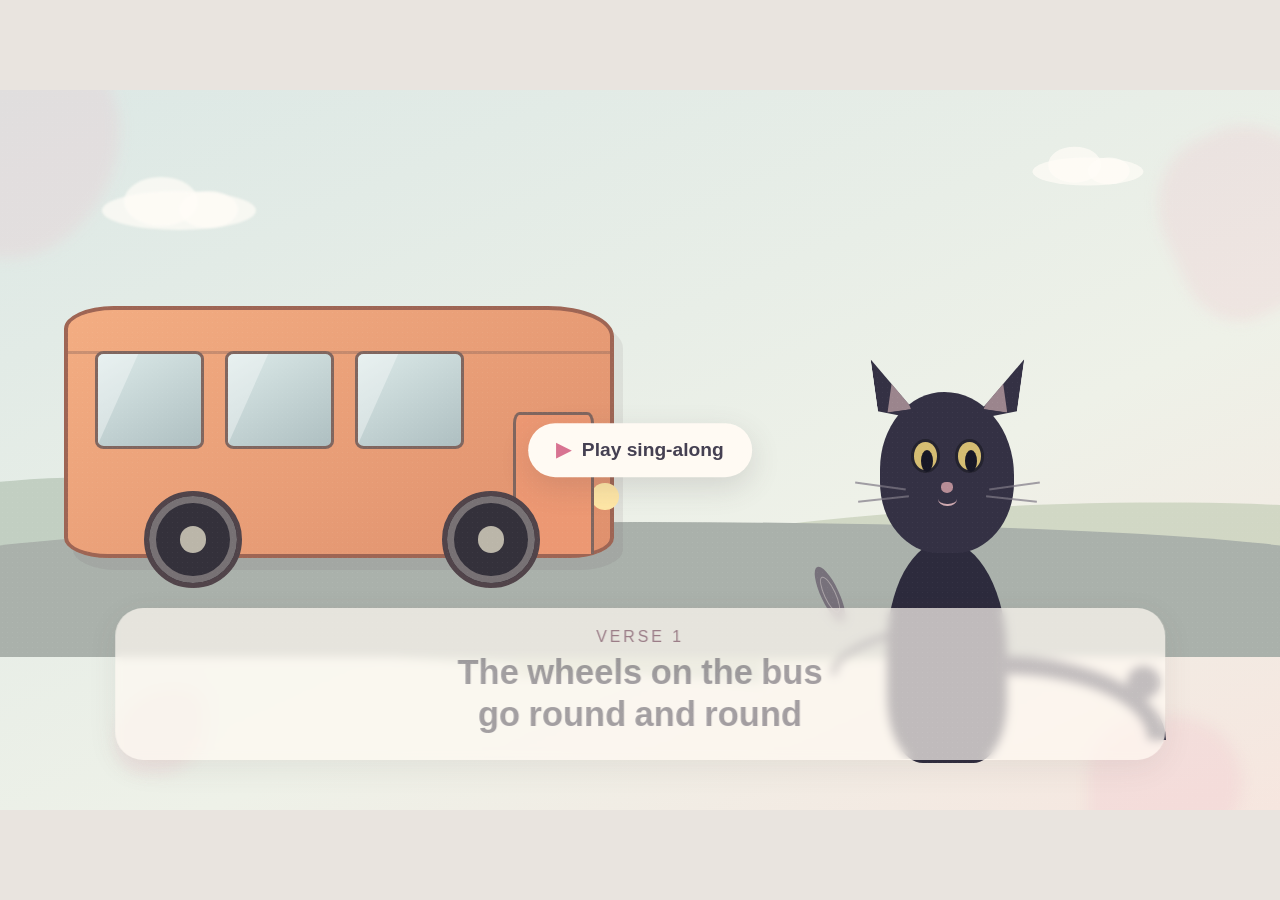
<file: index.html>
<!doctype html>
<html lang="en">
<head>
  <meta charset="utf-8" />
  <meta name="viewport" content="width=device-width,initial-scale=1" />
  <title>The Wheels on the Bus — Cute Cat Sing-Along</title>
  <link rel="stylesheet" href="styles.css" />
</head>
<body>
  <main class="stage" id="stage" aria-label="Three minute kids sing-along animation">
    <div class="paper-grain"></div>
    <div class="pink-ink ink-a"></div><div class="pink-ink ink-b"></div>
    <div class="pink-ink ink-c"></div><div class="pink-ink ink-d"></div>

    <div class="sky">
      <div class="cloud cloud-a"></div><div class="cloud cloud-b"></div>
      <div class="hill hill-back"></div><div class="hill hill-front"></div>
      <div class="road"></div>
    </div>

    <section class="bus-wrap" aria-hidden="true">
      <div class="bus">
        <div class="bus-light"></div>
        <div class="bus-window window-a"><span></span></div>
        <div class="bus-window window-b"><span></span></div>
        <div class="bus-window window-c"><span></span></div>
        <div class="bus-door"></div>
        <div class="wheel wheel-a"><i></i></div>
        <div class="wheel wheel-b"><i></i></div>
      </div>
    </section>

    <section class="cat" aria-label="Black cat instructor">
      <div class="tail"><div class="tail-tip"></div></div>
      <div class="body"></div>
      <div class="head">
        <div class="ear ear-left"></div><div class="ear ear-right"></div>
        <div class="face">
          <div class="eye eye-left"><i></i></div><div class="eye eye-right"><i></i></div>
          <div class="nose"></div><div class="mouth"></div>
          <div class="whisker wl-a"></div><div class="whisker wl-b"></div>
          <div class="whisker wr-a"></div><div class="whisker wr-b"></div>
        </div>
      </div>
      <div class="mic-arm"></div><div class="mic"><i></i></div>
    </section>

    <div class="lyrics-panel">
      <div class="verse-label" id="verseLabel">Verse 1</div>
      <div class="lyrics" id="lyrics" aria-live="polite"></div>
    </div>

    <button class="sound-button" id="soundButton" type="button" aria-label="Play animation">
      <span class="play">▶</span><span class="button-label">Play sing-along</span>
    </button>
  </main>
  <script src="app.js"></script>
</body>
</html>
</file>
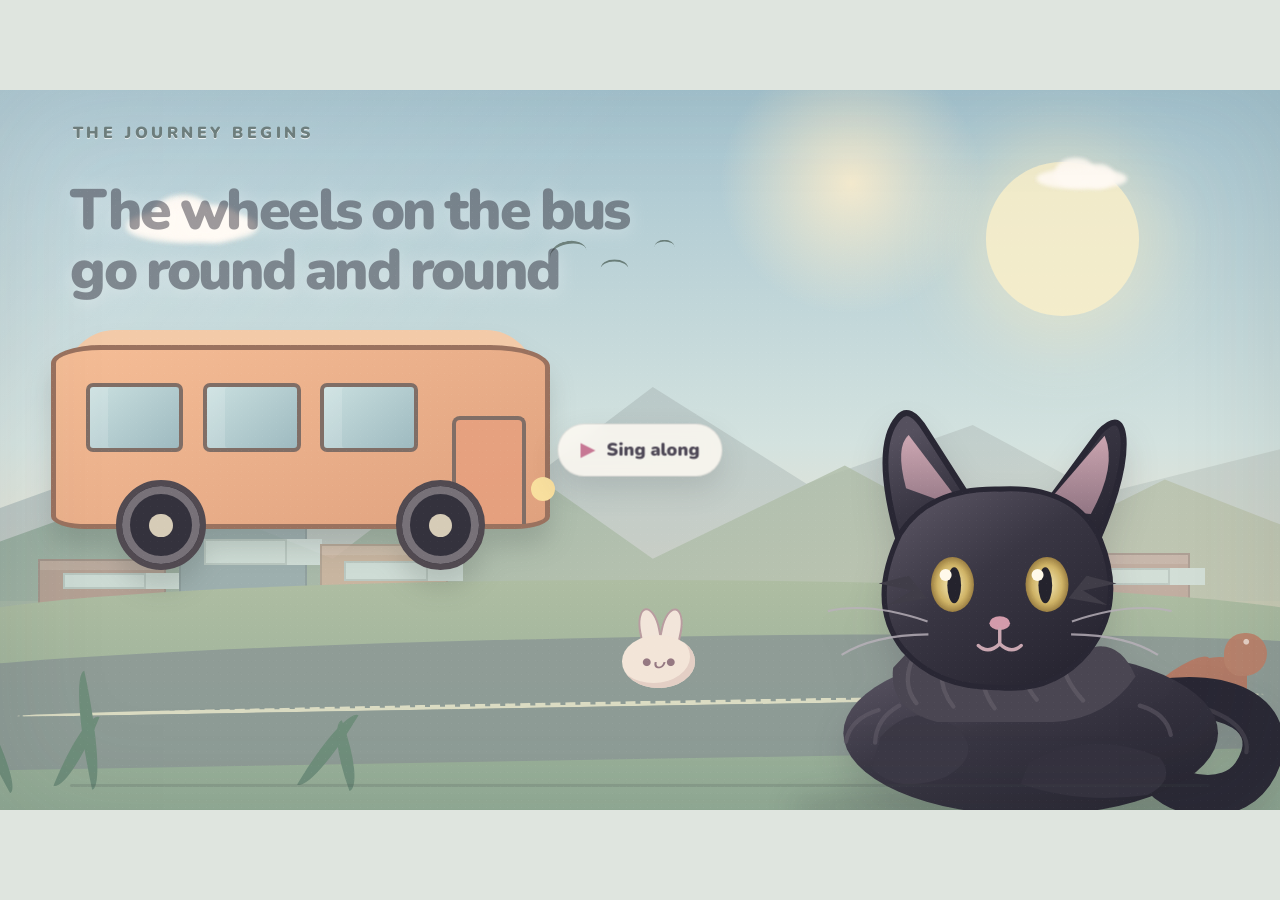
<file: cinematic.html>
<!doctype html>
<html lang="en">
<head>
<meta charset="utf-8"><meta name="viewport" content="width=device-width,initial-scale=1">
<title>Wheels on the Bus — Cinematic Cat Edition</title>
<link rel="stylesheet" href="cinematic.css">
</head>
<body>
<main class="film" id="film">
  <div class="sky-wash"></div><div class="sun-glow"></div>
  <div class="clouds c1"><i></i><i></i><i></i></div><div class="clouds c2"><i></i><i></i></div>
  <div class="birds"><i></i><i></i><i></i></div>
  <div class="mountain far"></div><div class="mountain near"></div>
  <div class="town"><i></i><i></i><i></i><i></i><i></i></div>
  <div class="meadow"></div><div class="road"></div>
  <div class="petals" aria-hidden="true"><i></i><i></i><i></i><i></i><i></i><i></i><i></i><i></i></div>

  <section class="bus" aria-label="A peach school bus travelling through town">
    <div class="bus-roof"></div><div class="bus-body"><i class="window w1"></i><i class="window w2"></i><i class="window w3"></i><i class="door"></i><i class="headlight"></i></div>
    <div class="wheel left"><i></i></div><div class="wheel right"><i></i></div>
  </section>

  <div class="foreground-plants"><i></i><i></i><i></i><i></i><i></i></div>
  <div class="rabbit"><i class="ear a"></i><i class="ear b"></i><i class="face">•ᴗ•</i></div>
  <div class="fox"><i class="fox-tail"></i><i class="fox-body"></i><i class="fox-head">•</i></div>

  <section class="cat" id="cat" aria-label="A relaxed fluffy black cat instructor">
    <div class="cat-shadow"></div>
    <svg viewBox="0 0 700 520" role="img" aria-label="Fluffy black cat lounging by the lyrics">
      <defs>
        <linearGradient id="fur" x1=".15" y1=".1" x2=".85" y2="1"><stop stop-color="#55505e"/><stop offset=".38" stop-color="#393643"/><stop offset="1" stop-color="#25232f"/></linearGradient>
        <linearGradient id="ear" x2="0" y2="1"><stop stop-color="#dbb1bc"/><stop offset="1" stop-color="#9d7e8c"/></linearGradient>
        <radialGradient id="gold"><stop stop-color="#f8edbb"/><stop offset=".7" stop-color="#cfb366"/><stop offset="1" stop-color="#9b7f43"/></radialGradient>
        <filter id="softGlow"><feGaussianBlur stdDeviation="7"/></filter>
      </defs>
      <path class="tail" d="M470 368C606 330 663 387 623 445C596 484 526 473 511 437" fill="none" stroke="#292734" stroke-width="48" stroke-linecap="round"/>
      <path d="M477 362C568 353 622 385 616 419" fill="none" stroke="#625c67" stroke-width="5" stroke-linecap="round" opacity=".38"/>
      <ellipse cx="365" cy="397" rx="218" ry="96" fill="url(#fur)"/>
      <path d="M190 402Q230 356 281 392Q310 423 266 448Q211 469 180 438Z" fill="#3b3845"/>
      <path d="M363 431Q435 391 515 425Q536 451 501 469Q420 480 353 456Z" fill="#34313e"/>
      <path d="M231 293Q264 254 301 285Q329 250 366 290Q404 254 438 297Q469 290 487 331Q453 381 391 384H256Q199 369 205 321Z" fill="#4a4652"/>
      <g class="chest-fur" fill="none" stroke="#746f78" stroke-width="5" stroke-linecap="round" opacity=".4"><path d="M234 298q-23 38-2 64M267 294q-15 44 8 72M310 290q-10 47 13 78M354 294q-4 38 18 64M398 301q5 34 28 58"/></g>
      <g class="head">
        <path d="M213 178Q180 65 211 30Q224 14 243 45L298 131Q345 111 383 132L445 47Q470 21 473 54Q476 102 434 192Z" fill="url(#fur)" stroke="#292734" stroke-width="7"/>
        <path d="M220 112Q207 64 223 50L289 137Z" fill="url(#ear)" opacity=".9"/>
        <path d="M377 137L451 51Q466 86 435 142Z" fill="url(#ear)" opacity=".9"/>
        <path d="M213 165Q247 111 329 113Q416 108 446 172Q476 246 432 302Q392 350 328 344Q256 345 217 300Q174 246 213 165Z" fill="url(#fur)" stroke="#292734" stroke-width="6"/>
        <path d="M223 214l-35 9 39 8-28 17 45-8M430 214l35 9-39 8 28 17-45-8" fill="#403d48"/>
        <g class="awake-eyes"><ellipse cx="274" cy="224" rx="25" ry="32" fill="url(#gold)"/><ellipse cx="384" cy="224" rx="25" ry="32" fill="url(#gold)"/><ellipse cx="276" cy="225" rx="8" ry="21" fill="#24232d"/><ellipse cx="382" cy="225" rx="8" ry="21" fill="#24232d"/><circle cx="266" cy="213" r="7" fill="#fff9ea"/><circle cx="373" cy="213" r="7" fill="#fff9ea"/></g>
        <g class="sleep-eyes" fill="none" stroke="#d5c0c8" stroke-width="6" stroke-linecap="round"><path d="M248 226q27 23 52 0M356 226q27 23 52 0"/></g>
        <ellipse cx="329" cy="269" rx="12" ry="8" fill="#d39bab"/>
        <path d="M329 276v17m0 0q-13 13-25 2m25-2q13 13 25 2" fill="none" stroke="#caa7b1" stroke-width="4" stroke-linecap="round"/>
        <g fill="none" stroke="#b9b1ba" stroke-width="2.5" opacity=".82"><path d="M245 267q-68-23-116-12M246 282q-66 1-101 24M413 267q68-23 116-12M412 282q66 1 101 24"/></g>
        <g class="yawn"><ellipse cx="329" cy="300" rx="20" ry="7" fill="#27232e"/><path d="M314 304q15 28 30 0" fill="#cf8799"/></g>
      </g>
      <path d="M188 370q-33 10-38 37M212 365q-27 15-28 43M492 365q31 9 36 34" fill="none" stroke="#68636e" stroke-width="5" stroke-linecap="round" opacity=".5"/>
    </svg>
    <div class="zzz"><i>Z</i><i>Z</i><i>Z</i></div>
  </section>

  <section class="lyrics" id="lyrics" aria-live="polite"></section>
  <div class="verse" id="verse">The journey begins</div>
  <button class="play" id="play" type="button"><span>▶</span> Sing along</button>
  <div class="progress"><i id="progress"></i></div>
  <div class="grain"></div>
</main>
<script src="cinematic.js"></script>
</body></html>
</file>
<file: styles.css>
:root {
  --ink:#2a2638; --cream:#fffaf3; --pink:#f1bdc9; --sky:#b9c9cf;
  --bus:#ef9c72; --bus-dark:#cb7657; --road:#9aa6a7;
}
* { box-sizing:border-box; }
html,body { margin:0; width:100%; height:100%; overflow:hidden; background:#e9e4df; }
body { display:grid; place-items:center; }
.stage {
  position:relative; width:min(100vw,177.778vh); height:min(56.25vw,100vh);
  overflow:hidden; background:linear-gradient(155deg,#dce8e5 0%,#eef1e8 62%,#f6e6df 100%);
  font-family:"Trebuchet MS", "Arial Rounded MT Bold", sans-serif; color:var(--ink);
}
.paper-grain { position:absolute; inset:0; z-index:20; pointer-events:none; opacity:.13;
  background-image:radial-gradient(#fff 0.6px,transparent 0.7px),radial-gradient(#6d5d68 0.5px,transparent 0.6px);
  background-size:5px 5px,7px 7px; background-position:0 0,2px 3px; mix-blend-mode:soft-light;
}
.pink-ink { position:absolute; z-index:1; border-radius:48% 52% 63% 37%; background:rgba(239,179,194,.20); filter:blur(7px); }
.ink-a { width:14%; height:31%; left:-5%; top:-7%; transform:rotate(18deg); }
.ink-b { width:13%; height:26%; right:-4%; top:5%; transform:rotate(-25deg); }
.ink-c { width:12%; height:20%; right:3%; bottom:-7%; }
.ink-d { width:7%; height:12%; left:9%; bottom:5%; border-radius:71% 29% 60% 40%; }
.sky { position:absolute; inset:0 0 22%; z-index:2; }
.hill { position:absolute; bottom:0; border-radius:48% 52% 0 0; opacity:.76; }
.hill-back { width:72%; height:30%; left:-12%; background:#b7c7b7; transform:rotate(4deg); }
.hill-front { width:78%; height:26%; right:-18%; background:#c8d2bb; transform:rotate(-3deg); }
.road { position:absolute; height:24%; bottom:-1%; left:-5%; width:110%; background:#aab1ab; border-radius:50% 50% 0 0 / 30% 30% 0 0; }
.cloud { position:absolute; width:12%; height:7%; border-radius:50%; background:rgba(255,252,247,.72); filter:blur(1px); }
.cloud:before,.cloud:after { content:""; position:absolute; border-radius:50%; background:inherit; }
.cloud:before { width:48%; height:125%; left:14%; bottom:12%; } .cloud:after { width:38%; height:95%; right:12%; bottom:5%; }
.cloud-a { top:18%; left:8%; } .cloud-b { top:11%; right:9%; transform:scale(.72); }
.bus-wrap { position:absolute; z-index:5; width:43%; height:35%; left:5%; top:30%; transform-origin:50% 100%; }
.bus { position:absolute; inset:0; border:4px solid #9e6554; border-radius:9% 12% 8% 8%; background:linear-gradient(145deg,#f3ad82,#df906d); box-shadow:9px 12px 0 rgba(89,72,76,.09); }
.bus:before { content:""; position:absolute; left:0; right:0; top:17%; border-top:3px solid rgba(135,98,87,.38); }
.bus-light { position:absolute; right:-1.5%; bottom:18%; width:5%; height:11%; border-radius:50%; background:#ffe7a6; }
.bus-window { position:absolute; top:17%; height:40%; border:3px solid #80665f; border-radius:8%; background:linear-gradient(150deg,#dbe9e8,#aebfc1); overflow:hidden; }
.bus-window span { position:absolute; width:38%; height:120%; left:-18%; top:-18%; background:rgba(255,255,255,.35); transform:rotate(24deg); }
.window-a { left:5%; width:20%; } .window-b { left:29%; width:20%; } .window-c { left:53%; width:20%; }
.bus-door { position:absolute; width:15%; height:58%; right:3%; bottom:0; border:3px solid #80665f; border-bottom:0; border-radius:8% 8% 0 0; background:#ec9873; }
.wheel { position:absolute; bottom:-14%; width:18%; aspect-ratio:1; border:5px solid #51444a; border-radius:50%; background:#34313b; box-shadow:inset 0 0 0 7px #777174; }
.wheel i { position:absolute; inset:35%; border-radius:50%; background:#bbb6a9; }
.wheel-a { left:14%; } .wheel-b { right:13%; }
.stage.animate .bus-wrap { animation:busBob 1.2s ease-in-out infinite; }
.stage.animate .wheel { animation:wheelSpin .7s linear infinite; }
@keyframes busBob { 50% { transform:translateY(-2.2%) rotate(.25deg); } }
@keyframes wheelSpin { to { transform:rotate(360deg); } }
.cat { position:absolute; z-index:8; width:18%; height:53%; right:17%; bottom:5%; }
.body { position:absolute; width:52%; height:58%; left:24%; bottom:3%; border-radius:48% 52% 28% 30%; background:#2d2b3d; transform-origin:50% 90%; }
.head { position:absolute; z-index:4; width:58%; height:42%; left:21%; top:0; border-radius:48% 52% 44% 44%; background:#343144; transform-origin:50% 90%; }
.ear { position:absolute; width:32%; height:42%; top:-23%; background:#343144; }
.ear:after { content:""; position:absolute; inset:20% 22% 18%; background:#c8a8ad; clip-path:polygon(50% 0,100% 100%,0 100%); opacity:.7; }
.ear-left { left:-4%; clip-path:polygon(0 0,100% 100%,0 78%); transform:rotate(-8deg); } 
.ear-right { right:-4%; clip-path:polygon(100% 0,100% 78%,0 100%); transform:rotate(8deg); }
.face { position:absolute; inset:0; }
.eye { position:absolute; top:31%; width:17%; aspect-ratio:.82; border-radius:50%; background:#d5bd72; box-shadow:0 0 0 3px #24232f; }
.eye i { position:absolute; width:55%; aspect-ratio:.55; left:30%; top:27%; border-radius:50%; background:#171725; }
.eye-left { left:25%; } .eye-right { right:25%; }
.nose { position:absolute; width:9%; height:7%; left:45.5%; top:56%; border-radius:50% 50% 60% 60%; background:#b78d96; }
.mouth { position:absolute; width:14%; height:9%; left:43%; top:62%; border-bottom:2px solid #d0aab1; border-radius:50%; }
.whisker { position:absolute; width:38%; height:1.5px; background:#7f7986; opacity:.7; }.wl-a{left:-19%;top:58%;transform:rotate(8deg)}.wl-b{left:-17%;top:66%;transform:rotate(-6deg)}.wr-a{right:-19%;top:58%;transform:rotate(-8deg)}.wr-b{right:-17%;top:66%;transform:rotate(6deg)}
.tail { position:absolute; z-index:2; width:72%; height:22%; right:-45%; bottom:9%; border:18px solid #343144; border-left:0; border-bottom:0; border-radius:0 100% 0 0; transform-origin:0 100%; }
.tail-tip { position:absolute; width:22%; aspect-ratio:1; right:-8%; top:-11%; background:#343144; border-radius:50%; }
.mic-arm { position:absolute; z-index:6; width:31%; height:7%; left:-2%; bottom:28%; border:5px solid #343144; border-right:0; border-bottom:0; border-radius:100% 0 0 0; transform:rotate(-15deg); }
.mic { position:absolute; z-index:7; width:8%; height:16%; left:-5%; bottom:39%; border-radius:50%; background:#77717b; transform:rotate(-25deg); }.mic i{position:absolute;inset:18%;border:1.5px solid #aaa3a7;border-radius:50%}
.stage.animate .cat { animation:catSway 1.2s ease-in-out infinite; }
.stage.animate .head { animation:headBob .6s ease-in-out infinite alternate; }
.stage.animate .tail { animation:tailSwing .6s ease-in-out infinite alternate; }
.stage.animate .eye i { animation:blink 4s infinite; }
@keyframes catSway { 50% { transform:rotate(-1deg) translateY(-1.5%); } }
@keyframes headBob { to { transform:translateY(3%) rotate(-4deg); } }
@keyframes tailSwing { from { transform:rotate(-5deg); } to { transform:rotate(11deg); } }
@keyframes blink { 0%,92%,100% { transform:scaleY(1); } 94%,96% { transform:scaleY(.15); } }
.lyrics-panel { position:absolute; z-index:12; left:50%; bottom:7%; transform:translateX(-50%); width:70%; min-height:21%; text-align:center; padding:1.5% 2.5%; border-radius:28px; background:rgba(255,250,243,.70); box-shadow:0 8px 30px rgba(87,75,78,.09); backdrop-filter:blur(5px); }
.verse-label { font-size:clamp(10px,1.25vw,20px); text-transform:uppercase; letter-spacing:.18em; color:#9b7d87; margin-bottom:.35em; }
.lyrics { font-size:clamp(18px,2.7vw,44px); font-weight:800; line-height:1.22; min-height:2.44em; display:flex; align-content:center; justify-content:center; flex-wrap:wrap; }
.word { display:inline-block; margin:0 .12em; opacity:.42; transition:opacity .16s,transform .16s,color .16s,text-shadow .16s; }
.word.active { opacity:1; color:#d87391; transform:translateY(-3px) scale(1.08); text-shadow:0 2px 10px rgba(216,115,145,.22); }
.word.done { opacity:.8; }
.sound-button { position:absolute; z-index:30; left:50%; top:50%; transform:translate(-50%,-50%); border:0; border-radius:999px; padding:1.2% 2.2%; background:#fffaf3; color:#454052; font-size:clamp(14px,1.5vw,24px); font-weight:800; box-shadow:0 10px 30px rgba(79,66,74,.16); cursor:pointer; }
.sound-button.hidden { opacity:0; pointer-events:none; transition:opacity .35s; }
.sound-button .play { display:inline-block; margin-right:.55em; color:#d87391; }
@media (max-aspect-ratio: 16/9) { .lyrics-panel { width:82%; } }
</file>
<file: cinematic.css>
@import url('https://fonts.googleapis.com/css2?family=Nunito:wght@700;800;900&family=Noto+Serif+JP:wght@700&display=swap');
:root{--ink:#34313d;--pink:#ddaac0;--blue:#9ec3d8;--cream:#fffaf2}
*{box-sizing:border-box}html,body{margin:0;width:100%;height:100%;overflow:hidden;background:#dfe5df}body{display:grid;place-items:center;font-family:"Nunito",sans-serif;color:var(--ink)}
.film{position:relative;width:min(100vw,177.778vh);height:min(56.25vw,100vh);overflow:hidden;isolation:isolate;background:linear-gradient(180deg,#9ec3cd 0%,#bdd4d3 33%,#e9dccd 75%,#8fa99c 76%,#7f998c 100%)}
.film:after{content:"";position:absolute;z-index:20;inset:0;pointer-events:none;box-shadow:inset 0 0 9vw rgba(56,72,76,.12)}
.sky-wash{position:absolute;z-index:-4;inset:-10% -5% 28%;background:radial-gradient(circle at 65% 28%,rgba(255,239,205,.85),transparent 13%),linear-gradient(125deg,rgba(255,255,255,.2),transparent 42%),linear-gradient(180deg,#9bbdcc,#d3e2df 72%,#eee2cf)}
.sun-glow{position:absolute;z-index:-3;right:11%;top:10%;width:12%;aspect-ratio:1;border-radius:50%;background:#fff2c9;box-shadow:0 0 70px 28px rgba(255,238,195,.55);opacity:.82}
.clouds{position:absolute;z-index:-2}.clouds i{position:absolute;border-radius:50%;background:rgba(255,250,243,.72);filter:blur(3px);width:10vw;height:2.2vw}.clouds i:before,.clouds i:after{content:"";position:absolute;border-radius:50%;background:inherit}.clouds i:before{width:46%;height:150%;left:20%;bottom:5%}.clouds i:after{width:38%;height:120%;right:13%;bottom:0}.c1{left:10%;top:17%;animation:cloud 23s ease-in-out infinite alternate}.c2{right:19%;top:11%;transform:scale(.7);animation:cloud 29s -8s ease-in-out infinite alternate}@keyframes cloud{to{translate:4vw -4px}}
.mountain{position:absolute;z-index:-1;bottom:23%;width:100%;height:48%;clip-path:polygon(0 73%,9% 61%,19% 70%,31% 44%,41% 66%,51% 38%,63% 66%,76% 49%,86% 69%,100% 56%,100% 100%,0 100%)}.mountain.far{background:linear-gradient(145deg,#9aabb0,#c2cbc4);opacity:.58;bottom:29%;filter:blur(.5px)}.mountain.near{background:linear-gradient(145deg,#829e91,#aebda9 54%,#c1c5ae);opacity:.82;bottom:20%;clip-path:polygon(0 64%,12% 48%,26% 69%,38% 35%,51% 69%,66% 42%,79% 68%,91% 46%,100% 59%,100% 100%,0 100%)}
.town{position:absolute;z-index:0;left:0;right:0;bottom:27%;height:15%;opacity:.82}.town i{position:absolute;bottom:0;width:10%;height:70%;background:#b99e91;border:2px solid rgba(86,93,91,.22);box-shadow:inset 0 9px rgba(255,255,255,.12)}.town i:nth-child(1){left:3%;height:52%}.town i:nth-child(2){left:14%;height:92%;background:#9caeb0}.town i:nth-child(3){left:25%;height:66%;background:#d0b59f}.town i:nth-child(4){right:20%;height:78%;background:#b2aaa1}.town i:nth-child(5){right:7%;height:58%;background:#c2a99e}.town i:after{content:"";position:absolute;left:18%;top:22%;width:64%;height:23%;background:#d7e4df;border:2px solid rgba(86,93,91,.18);box-shadow:35px 0 #d7e4df}
.meadow{position:absolute;z-index:1;bottom:-4%;left:-5%;width:110%;height:36%;background:linear-gradient(180deg,#aebda2,#8fa994);border-radius:50% 50% 0 0/18% 18% 0 0}.road{position:absolute;z-index:2;bottom:7%;left:-8%;width:116%;height:17%;background:#8d9a96;border-radius:50% 50% 0 0/25% 25% 0 0;transform:rotate(-1deg);opacity:.9}.road:after{content:"";position:absolute;left:8%;right:8%;top:52%;height:3px;border-radius:50%;border-top:5px dashed rgba(255,248,216,.75)}
.bus{position:absolute;z-index:4;left:4%;top:31%;width:39%;height:34%;filter:drop-shadow(0 18px 12px rgba(57,64,61,.18));animation:busRide 1.4s ease-in-out infinite}.bus-body{position:absolute;left:0;right:0;bottom:12%;height:75%;border:5px solid #9a725f;border-radius:10% 12% 7% 7%;background:linear-gradient(155deg,#f5bd96,#dfa17e)}.bus-roof{position:absolute;z-index:-1;left:3%;top:7%;width:94%;height:20%;border-radius:60px 60px 0 0;background:#f3caa8}.window{position:absolute;top:19%;height:40%;width:20%;border:4px solid #806e66;border-radius:7px;background:linear-gradient(140deg,#c9dfdf,#9ebac0);box-shadow:inset 18px 0 rgba(255,255,255,.15)}.w1{left:6%}.w2{left:30%}.w3{left:54%}.door{position:absolute;right:4%;bottom:0;height:62%;width:15%;border:4px solid #806e66;border-bottom:0;border-radius:8px 8px 0 0;background:rgba(231,159,126,.78)}.headlight{position:absolute;right:-2%;bottom:13%;width:5%;aspect-ratio:1;border-radius:50%;background:#f8df9e}.wheel{position:absolute;z-index:3;bottom:-5%;width:18%;aspect-ratio:1;border:6px solid #514a51;border-radius:50%;background:#34323d;box-shadow:inset 0 0 0 8px #777178}.wheel i{position:absolute;inset:35%;border-radius:50%;background:#d6ccb7}.wheel.left{left:13%}.wheel.right{right:13%}.playing .wheel{animation:spin .9s linear infinite}.playing .bus{animation:busRide .7s ease-in-out infinite}@keyframes busRide{50%{translate:0 -1.2%;rotate:.25deg}}@keyframes spin{to{transform:rotate(360deg)}}
.birds{position:absolute;z-index:3;left:43%;top:21%;width:12%;height:8%;animation:birds 8s ease-in-out infinite}.birds i{position:absolute;width:24%;height:45%;border-top:3px solid #697d78;border-radius:50%;transform:rotate(-12deg)}.birds i:nth-child(2){left:30%;top:25%;transform:scale(.75)}.birds i:nth-child(3){left:62%;top:-12%;transform:scale(.55)}@keyframes birds{50%{translate:3vw -10px}}
.petals{position:absolute;z-index:5;inset:0}.petals i{position:absolute;width:13px;height:6px;border-radius:100% 0 100% 0;background:#dfafbd;box-shadow:0 0 6px rgba(255,255,255,.5);opacity:.66;animation:petal 9s linear infinite}.petals i:nth-child(1){left:7%;top:-5%}.petals i:nth-child(2){left:24%;top:-8%;animation-delay:-2s}.petals i:nth-child(3){left:43%;top:-12%;animation-delay:-5s}.petals i:nth-child(4){left:58%;top:-6%;animation-delay:-7s}.petals i:nth-child(5){left:72%;top:-10%;animation-delay:-3s}.petals i:nth-child(6){left:88%;top:-7%;animation-delay:-6s}.petals i:nth-child(7){left:35%;top:-9%;animation-delay:-8s}.petals i:nth-child(8){left:95%;top:-11%;animation-delay:-4s}@keyframes petal{to{transform:translate(-90px,110vh) rotate(620deg)}}
.foreground-plants{position:absolute;z-index:6;bottom:3%;left:-2%;width:34%;height:20%}.foreground-plants i{position:absolute;bottom:0;width:4%;height:70%;border-radius:100% 0;background:#6f8e7b;transform-origin:bottom}.foreground-plants i:nth-child(1){left:8%;transform:rotate(-29deg)}.foreground-plants i:nth-child(2){left:18%;height:56%;transform:rotate(22deg)}.foreground-plants i:nth-child(3){left:27%;height:82%;transform:rotate(-12deg)}.foreground-plants i:nth-child(4){left:74%;height:63%;transform:rotate(31deg)}.foreground-plants i:nth-child(5){left:86%;height:48%;transform:rotate(-20deg)}
.rabbit{position:absolute;z-index:7;left:48%;bottom:17%;width:7%;height:11%;animation:rabbit 5s ease-in-out infinite}.rabbit .ear{position:absolute;top:0;width:23%;height:55%;border:2px solid #b99ca0;border-radius:70% 70% 40% 40%;background:#f2e5da}.rabbit .a{left:27%;transform:rotate(-11deg)}.rabbit .b{left:52%;transform:rotate(12deg)}.rabbit .face{position:absolute;bottom:0;left:8%;width:82%;height:67%;display:grid;place-items:center;border-radius:50%;background:#f3e5d8;color:#967982;font-size:clamp(11px,1.7vw,24px);box-shadow:inset -5px -5px #e4cfc5}@keyframes rabbit{85%,100%{translate:0 0}91%{translate:0 -13px}}
.fox{position:absolute;z-index:6;right:1%;bottom:16%;width:8%;height:10%;opacity:.9}.fox-body{position:absolute;bottom:0;left:22%;width:58%;height:52%;border-radius:70% 60% 25% 25%;background:#b87862}.fox-head{position:absolute;right:0;bottom:26%;width:42%;aspect-ratio:1;border-radius:55% 55% 60% 45%;background:#bd8068;color:#f1d6cb;text-align:center;line-height:1}.fox-tail{position:absolute;left:-20%;bottom:0;width:70%;height:38%;border-radius:100% 30% 100% 30%;background:#b87862;transform:rotate(-25deg)}
.cat{position:absolute;z-index:10;right:-3%;bottom:-5%;width:47%;height:64%;filter:drop-shadow(0 19px 16px rgba(48,43,55,.16));transform-origin:55% 84%}.cat svg{width:100%;height:100%;overflow:visible}.cat-shadow{position:absolute;z-index:-1;left:12%;bottom:4%;width:72%;height:9%;border-radius:50%;background:rgba(47,48,52,.18);filter:blur(13px)}.cat .head{transform-box:fill-box;transform-origin:50% 86%}.cat .tail{transform-box:fill-box;transform-origin:90% 50%}.sleep-eyes,.yawn{opacity:0}.playing .cat{animation:catBreathe 3.2s ease-in-out infinite}.playing .cat .head{animation:headFlow 1.4s ease-in-out infinite}.playing .cat .tail{animation:tailFlow 2.3s ease-in-out infinite}@keyframes catBreathe{50%{translate:0 -5px;rotate:.35deg}}@keyframes headFlow{0%,100%{rotate:0;translate:0 0}30%{rotate:-3deg;translate:-3px 2px}70%{rotate:3deg;translate:3px -1px}}@keyframes tailFlow{0%,100%{rotate:0}50%{rotate:11deg}}
.cat.yawning .head{animation:yawnSway 2.8s ease-in-out}.cat.yawning .awake-eyes{animation:closeEyes .8s forwards}.cat.yawning .yawn{opacity:1;animation:yawnOpen 2.8s ease-in-out}.cat.sleeping .awake-eyes{opacity:0}.cat.sleeping .sleep-eyes{opacity:1}.cat.sleeping .head{rotate:-5deg}.cat.sleeping .tail{animation:sleepTail 4s ease-in-out infinite}.zzz{position:absolute;right:19%;top:8%;opacity:0;color:#91a9c5;font-weight:900}.cat.sleeping .zzz{opacity:1}.zzz i{display:inline-block;font-style:normal;animation:zFloat 2.4s ease-in-out infinite}.zzz i:nth-child(2){font-size:.72em;animation-delay:.7s}.zzz i:nth-child(3){font-size:.48em;animation-delay:1.4s}@keyframes zFloat{to{transform:translate(17px,-28px);opacity:0}}@keyframes closeEyes{to{opacity:0}}@keyframes yawnSway{40%{rotate:-8deg;translate:-4px -7px}75%{rotate:4deg}}@keyframes yawnOpen{0%,20%,100%{transform:scaleY(.3)}45%,72%{transform:scaleY(2.2)}}@keyframes sleepTail{50%{rotate:-5deg}}
.lyrics{position:absolute;z-index:12;left:5.5%;top:8%;width:60%;min-height:26%;display:flex;flex-direction:column;justify-content:center;align-items:flex-start;text-shadow:0 3px 18px rgba(255,255,255,.72)}.lyric-line{display:flex;flex-wrap:wrap;gap:.01em .18em;font-family:"Nunito","Noto Serif JP",sans-serif;font-size:clamp(27px,4.45vw,72px);font-weight:900;line-height:1.05;letter-spacing:-.045em}.word{opacity:.48;transition:opacity .18s,color .18s,transform .18s,text-shadow .18s}.word.done{opacity:.82}.word.active{opacity:1;color:#be6f8b;transform:translateY(-5px) scale(1.035);text-shadow:0 3px 0 rgba(255,255,255,.95),0 8px 22px rgba(189,111,139,.26)}
.verse{position:absolute;z-index:13;left:5.7%;top:4.5%;font-size:clamp(10px,1.25vw,17px);font-weight:900;text-transform:uppercase;letter-spacing:.22em;color:#6f7f7e;text-shadow:0 1px rgba(255,255,255,.8)}.play{position:absolute;z-index:30;left:50%;top:50%;transform:translate(-50%,-50%);border:1px solid rgba(91,95,99,.15);border-radius:999px;padding:.75em 1.25em;background:rgba(255,250,243,.83);backdrop-filter:blur(8px);color:#504a58;font:900 clamp(14px,1.4vw,22px) "Nunito",sans-serif;box-shadow:0 12px 30px rgba(67,69,73,.16);cursor:pointer}.play span{color:#c77894;margin-right:.35em}.play.hidden{opacity:0;pointer-events:none}.progress{position:absolute;z-index:14;left:5.5%;right:5.5%;bottom:3.2%;height:3px;border-radius:5px;background:rgba(61,72,71,.16)}.progress i{display:block;width:0;height:100%;border-radius:inherit;background:linear-gradient(90deg,#ddabc0,#99bdd4);box-shadow:0 0 8px rgba(221,171,192,.35)}
.grain{position:absolute;z-index:19;inset:0;pointer-events:none;opacity:.1;background-image:radial-gradient(#fff 0.6px,transparent .7px),radial-gradient(#50595a .4px,transparent .6px);background-size:7px 7px,11px 11px;background-position:0 0,4px 5px;mix-blend-mode:soft-light}
@media(prefers-reduced-motion:reduce){*,*::before,*::after{animation-duration:8s!important}}
</file>
